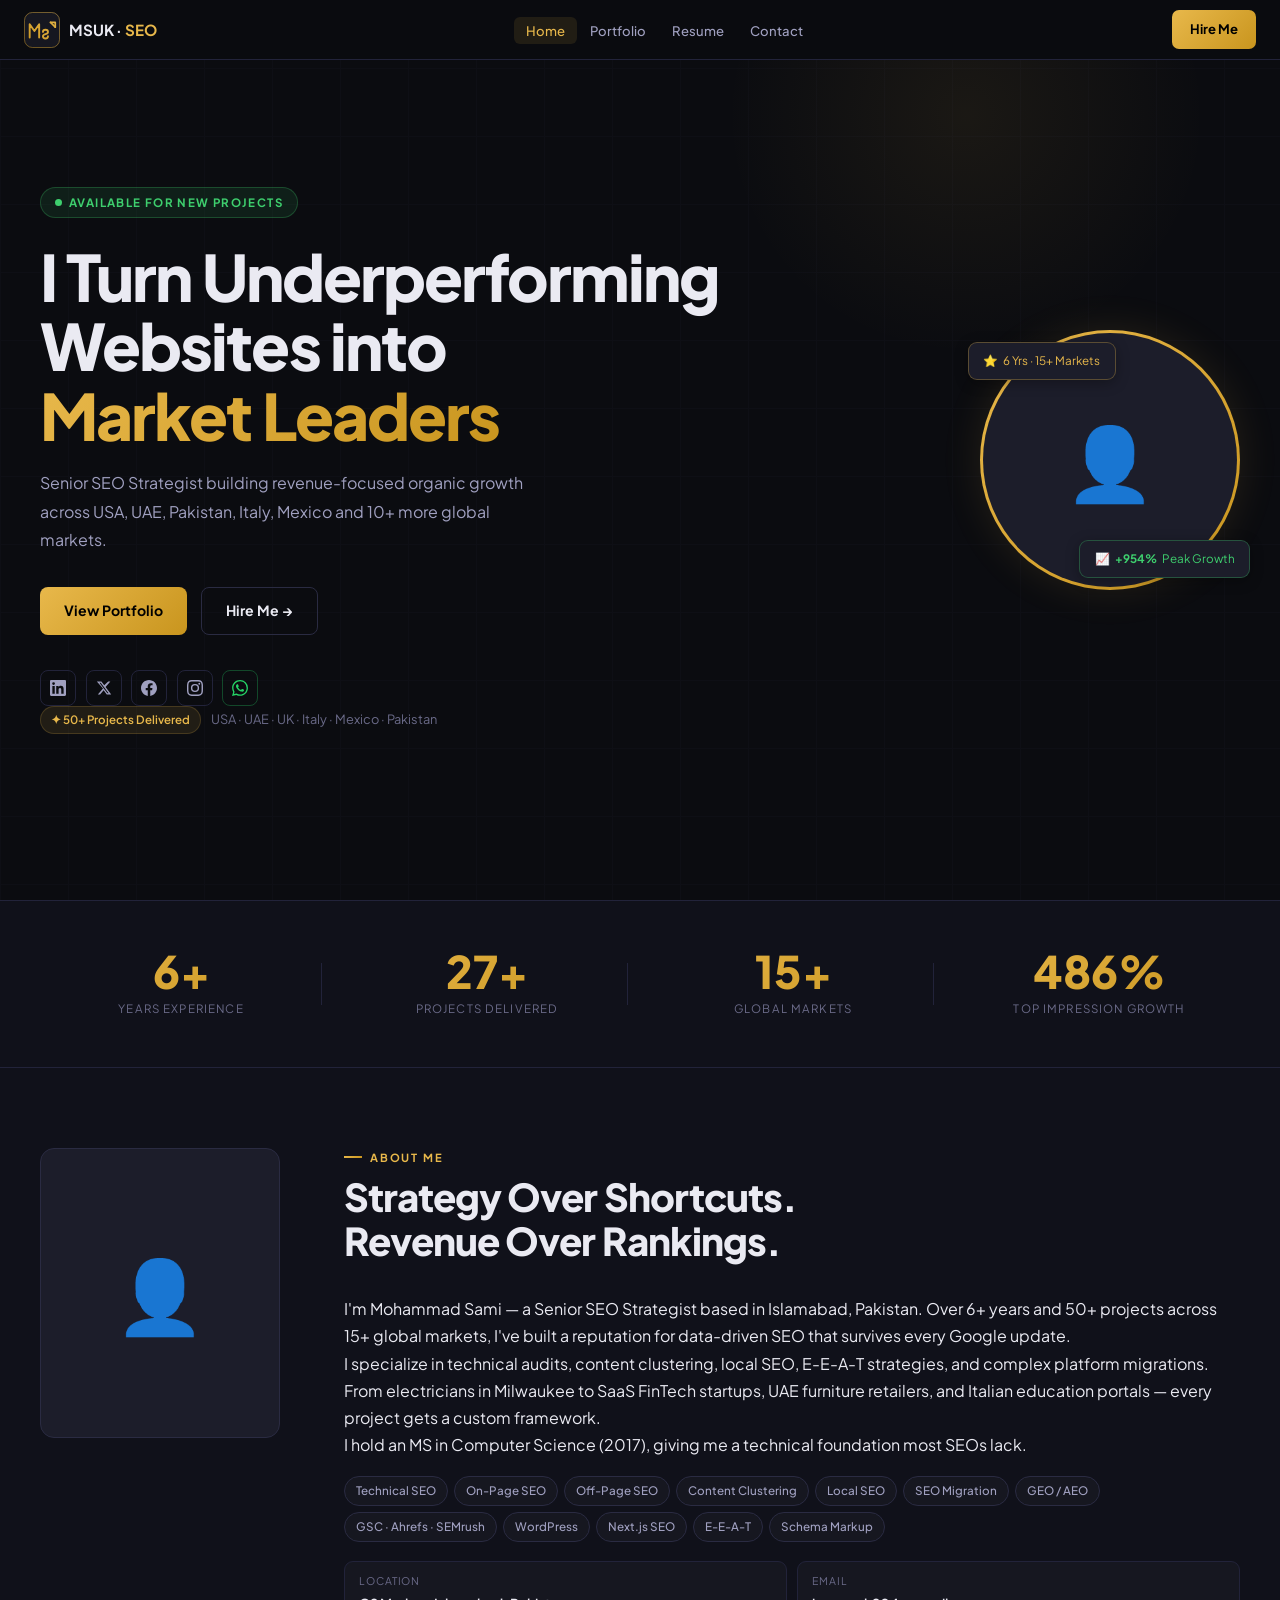
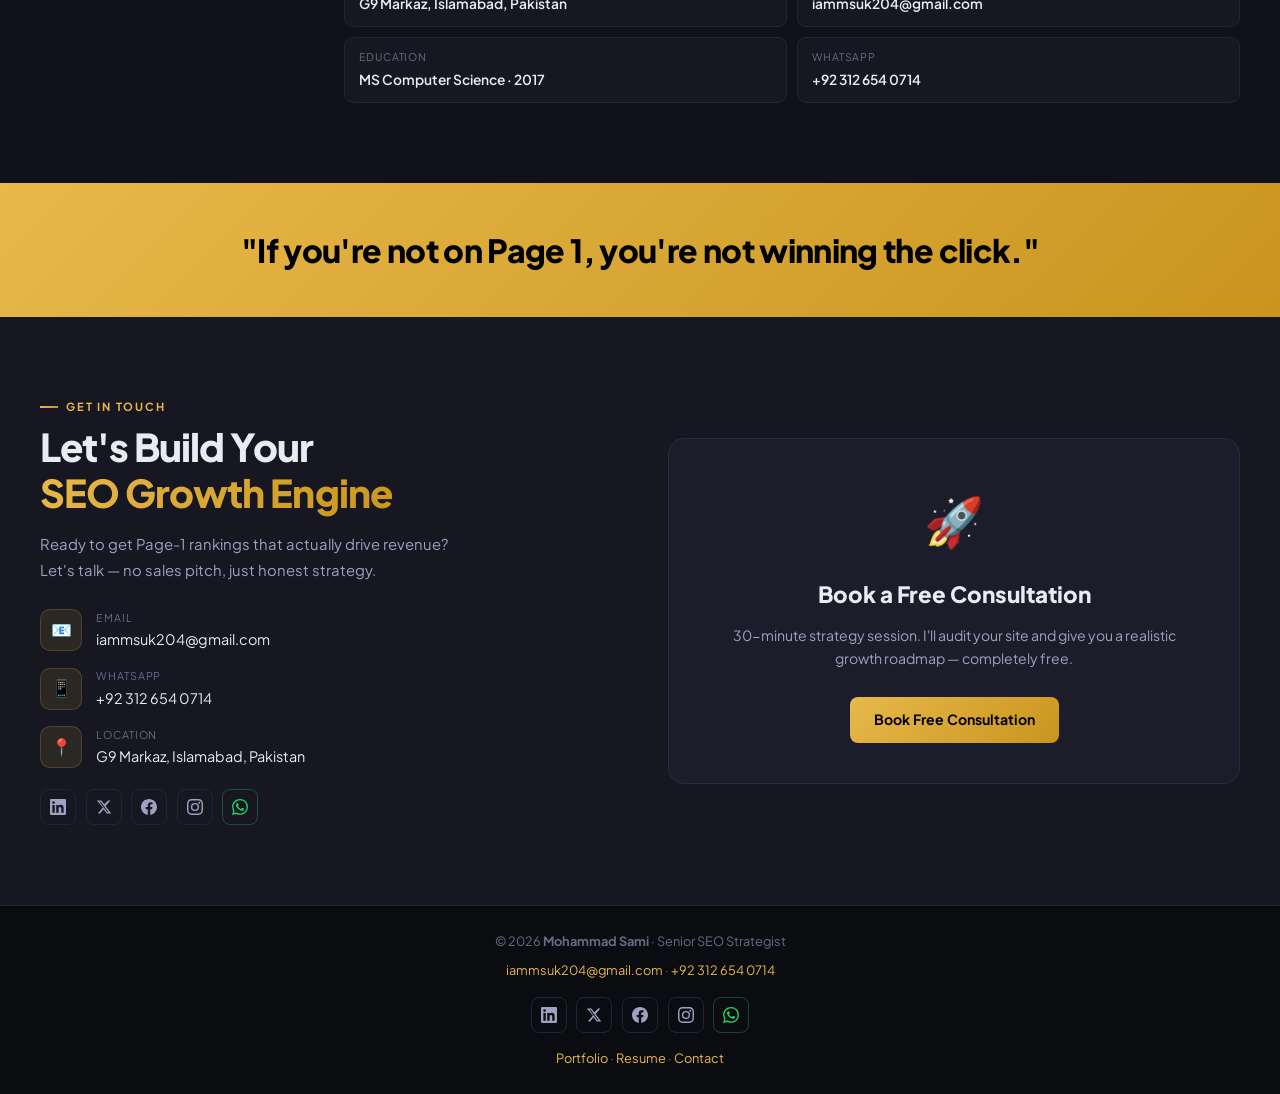
<file: index.html>
<!DOCTYPE html>
<html lang="en">
<head>
<meta charset="UTF-8"/>
<meta name="viewport" content="width=device-width,initial-scale=1"/>
<meta name="description" content="Mohammad Sami — Senior SEO Strategist & Growth Consultant. 6+ years, 50+ projects, 15+ markets. Technical SEO, Content Clustering, Local SEO, Migration specialist."/>
<meta name="keywords" content="SEO Expert Pakistan, Senior SEO Strategist, Technical SEO Expert, SEO Consultant, Freelance SEO Expert, Mohammad Sami, SEO migration expert"/>
<title>Mohammad Sami | Senior SEO Strategist & Growth Consultant</title>
<link rel="stylesheet" href="css/shared.css">
<script type="application/ld+json">{"@context":"https://schema.org","@type":"Person","name":"Mohammad Sami","jobTitle":"Senior SEO Strategist","email":"iammsuk204@gmail.com","telephone":"+923126540714","address":{"@type":"PostalAddress","addressLocality":"Islamabad","addressCountry":"PK"}}</script>
<style>
/* ── HERO ── */
.hero{min-height:100vh;display:flex;align-items:center;padding:80px 1.5rem 60px;position:relative;overflow:hidden}
.hero-grid{position:absolute;inset:0;background-image:linear-gradient(var(--border) 1px,transparent 1px),linear-gradient(90deg,var(--border) 1px,transparent 1px);background-size:68px 68px;opacity:.13;pointer-events:none}
.hero-glow{position:absolute;top:-15%;right:5%;width:500px;height:500px;background:radial-gradient(ellipse,rgba(232,184,75,.07) 0%,transparent 68%);pointer-events:none}
.hero-inner{max-width:1200px;margin:0 auto;width:100%;display:grid;grid-template-columns:1fr auto;gap:3.5rem;align-items:center;position:relative}
.hero-avail{display:inline-flex;align-items:center;gap:7px;background:rgba(62,207,110,.1);border:1px solid rgba(62,207,110,.25);color:var(--green);font-size:.72rem;font-weight:700;letter-spacing:.12em;text-transform:uppercase;padding:5px 14px;border-radius:100px;margin-bottom:1.5rem}
.hero-dot{width:7px;height:7px;background:var(--green);border-radius:50%;animation:pulse 2s infinite}
@keyframes pulse{0%,100%{opacity:1}50%{opacity:.3}}
.hero-h1{font-size:clamp(2.2rem,5.5vw,4rem);font-weight:800;line-height:1.08;letter-spacing:-.03em;margin-bottom:1.2rem}
.hero-h1 .g{background:var(--grad);-webkit-background-clip:text;-webkit-text-fill-color:transparent;background-clip:text}
.hero-p{font-size:1rem;color:var(--light);max-width:500px;margin-bottom:2rem;line-height:1.8}
.hero-btns{display:flex;gap:.85rem;flex-wrap:wrap;margin-bottom:2.2rem}
.hero-trust{display:flex;align-items:center;gap:.65rem;flex-wrap:wrap;font-size:.8rem;color:var(--muted)}
.trust-badge{background:rgba(232,184,75,.1);border:1px solid rgba(232,184,75,.18);color:var(--accent);padding:3px 10px;border-radius:100px;font-size:.72rem;font-weight:600}
/* Profile ring */
.hero-photo{position:relative;flex-shrink:0}
.photo-ring{width:260px;height:260px;border-radius:50%;padding:3px;background:var(--grad);box-shadow:0 0 40px rgba(232,184,75,.12)}
.photo-inner{width:100%;height:100%;border-radius:50%;background:var(--card2);display:flex;align-items:center;justify-content:center;font-size:4.5rem;color:var(--muted);overflow:hidden}
.photo-inner img{width:100%;height:100%;object-fit:cover}
.fb{position:absolute;background:var(--card2);border:1px solid var(--border2);border-radius:9px;padding:.5rem .9rem;font-size:.73rem;white-space:nowrap;display:flex;align-items:center;gap:5px;box-shadow:0 3px 14px rgba(0,0,0,.3)}
.fb1{bottom:12px;right:-10px;border-color:rgba(62,207,110,.3);color:var(--green)}
.fb2{top:12px;left:-12px;border-color:rgba(232,184,75,.3);color:var(--accent)}
/* Metrics */
.metrics{background:var(--surface);border-top:1px solid var(--border);border-bottom:1px solid var(--border);padding:3rem 1.5rem}
.metrics-grid{max-width:1200px;margin:0 auto;display:grid;grid-template-columns:repeat(4,1fr);gap:1.5rem}
.metric{text-align:center;position:relative}
.metric::after{content:'';position:absolute;right:0;top:20%;bottom:20%;width:1px;background:var(--border)}
.metric:last-child::after{display:none}
.metric-v{font-size:clamp(1.9rem,4vw,2.8rem);font-weight:800;background:var(--grad);-webkit-background-clip:text;-webkit-text-fill-color:transparent;background-clip:text;line-height:1}
.metric-l{font-size:.72rem;color:var(--muted);text-transform:uppercase;letter-spacing:.1em;margin-top:.35rem}
/* Brand strip */
.strip{background:var(--grad);padding:2.5rem 1.5rem;text-align:center}
.strip p{font-size:clamp(1.1rem,3.5vw,2rem);font-weight:800;color:#000;letter-spacing:-.02em}
/* About */
#about{background:var(--surface)}
.about-grid{display:grid;grid-template-columns:240px 1fr;gap:4rem;align-items:start}
.about-photo{width:240px;height:290px;border-radius:14px;border:1px solid var(--border2);background:var(--card2);display:flex;align-items:center;justify-content:center;font-size:4.5rem;color:var(--muted);overflow:hidden;flex-shrink:0}
.about-photo img{width:100%;height:100%;object-fit:cover}
.about-text p{color:var(--light);margin-bottom:.9rem;font-size:.94rem}
.chips{display:flex;flex-wrap:wrap;gap:.38rem;margin-top:1.1rem}
.chip{background:var(--card);border:1px solid var(--border2);color:var(--light);font-size:.73rem;padding:4px 11px;border-radius:100px;font-weight:500;transition:all .2s;cursor:default}
.chip:hover{border-color:var(--accent);color:var(--accent)}
.info-grid{display:grid;grid-template-columns:1fr 1fr;gap:.6rem;margin-top:1.2rem}
.info-item{background:var(--card);border:1px solid var(--border);border-radius:9px;padding:.65rem .9rem}
.info-lbl{font-size:.66rem;color:var(--muted);text-transform:uppercase;letter-spacing:.08em}
.info-val{font-size:.86rem;font-weight:600;margin-top:2px}
/* Contact */
#contact{background:var(--card)}
.contact-grid{display:grid;grid-template-columns:1fr 1fr;gap:3.5rem;align-items:center}
.contact-h{font-size:clamp(1.5rem,3.5vw,2.4rem);font-weight:800;letter-spacing:-.025em;margin-bottom:1rem;line-height:1.2}
.contact-h .g{background:var(--grad);-webkit-background-clip:text;-webkit-text-fill-color:transparent;background-clip:text}
.contact-rows{display:flex;flex-direction:column;gap:1rem;margin-top:1.6rem}
.c-row{display:flex;align-items:center;gap:.9rem}
.c-ico{width:42px;height:42px;border-radius:10px;background:rgba(232,184,75,.1);border:1px solid rgba(232,184,75,.2);display:flex;align-items:center;justify-content:center;font-size:1.05rem;flex-shrink:0}
.c-lbl{font-size:.67rem;color:var(--muted);text-transform:uppercase;letter-spacing:.08em}
.c-val{font-size:.9rem}
.c-val a{color:var(--text);transition:color .2s}
.c-val a:hover{color:var(--accent)}
.cta-card{background:var(--card2);border:1px solid var(--border2);border-radius:16px;padding:2.5rem;text-align:center}
.cta-card .ico{font-size:3rem;margin-bottom:.9rem}
.cta-card h3{font-size:1.4rem;font-weight:800;margin-bottom:.65rem}
.cta-card p{color:var(--light);font-size:.88rem;margin-bottom:1.6rem;line-height:1.7}
/* Responsive */
@media(max-width:960px){
  .hero-inner{grid-template-columns:1fr;gap:2.5rem;text-align:center}
  .hero-photo{display:flex;justify-content:center}
  .hero-p{margin-left:auto;margin-right:auto}
  .hero-btns{justify-content:center}
  .hero-trust{justify-content:center}
  .about-grid{grid-template-columns:1fr;gap:2rem}
  .about-photo{width:100%;max-width:220px;height:200px;margin:0 auto}
  .contact-grid{grid-template-columns:1fr;gap:2rem}
  .metrics-grid{grid-template-columns:1fr 1fr}
  .metric:nth-child(2)::after,.metric:nth-child(4)::after{display:none}
}
@media(max-width:600px){
  .photo-ring{width:200px;height:200px}
  .fb1,.fb2{display:none}
  .info-grid{grid-template-columns:1fr}
  .hero-h1{font-size:clamp(1.8rem,8vw,2.6rem)}
}
@media(max-width:400px){
  .metrics-grid{grid-template-columns:1fr 1fr;gap:1rem}
  .metric::after{display:none}
}

/* ── INDEX MOBILE FIXES ── */
@media(max-width:520px){
  .hero-h1{font-size:clamp(1.75rem,8.5vw,2.4rem)}
  .hero-p{font-size:.9rem}
  .hero-btns .btn{padding:10px 18px;font-size:.83rem}
  .hero-trust{font-size:.72rem}
  .trust-badge{font-size:.68rem;padding:2px 8px}
  .contact-grid{gap:1.5rem}
  .cta-card{padding:1.8rem 1.5rem}
  .cta-card h3{font-size:1.2rem}
  .info-grid{grid-template-columns:1fr}
  .metrics-grid{grid-template-columns:1fr 1fr}
  .metric-v{font-size:2rem}
  .social-links{gap:.45rem}
  .soc{width:32px;height:32px}
}
@media(max-width:400px){
  .photo-ring{width:180px;height:180px}
  .fb1,.fb2{display:none}
  .chips{gap:.3rem}
  .chip{font-size:.68rem;padding:3px 8px}
}
</style>
</head>
<body>
<nav>
  <a href="index.html" class="logo">
    <svg viewBox="0 0 38 38" fill="none"><defs><linearGradient id="ng" x1="0" y1="38" x2="38" y2="0" gradientUnits="userSpaceOnUse"><stop offset="0%" stop-color="#c9951e"/><stop offset="100%" stop-color="#e8b84b"/></linearGradient></defs><rect width="38" height="38" rx="9" fill="#161720"/><rect x=".5" y=".5" width="37" height="37" rx="8.5" stroke="url(#ng)" stroke-opacity=".5"/><path d="M6 27V13l5 7 5-7v14" stroke="url(#ng)" stroke-width="2" stroke-linecap="round" stroke-linejoin="round" fill="none"/><path d="M20 21c0-1.4 1.1-2.3 2.7-2.3s2.6.9 2.6 2.3-1.1 1.9-2.6 2.3-2.7 1.1-2.7 2.3 1.1 2.3 2.7 2.3 2.6-.9 2.6-2.3" stroke="url(#ng)" stroke-width="2" stroke-linecap="round" fill="none"/><polyline points="28,11 33,11 33,16" stroke="url(#ng)" stroke-width="1.8" stroke-linecap="round" stroke-linejoin="round" fill="none"/><line x1="28" y1="11" x2="33" y2="16" stroke="url(#ng)" stroke-width="1.8" stroke-linecap="round"/></svg>
    <span class="logo-name">MSUK · <em>SEO</em></span>
  </a>
  <ul class="nav-links" id="navLinks">
    <li><a href="index.html" class="active">Home</a></li>
    <li><a href="portfolio.html">Portfolio</a></li>
    <li><a href="resume.html">Resume</a></li>
    <li><a href="#contact">Contact</a></li>
  </ul>
  <a href="https://wa.me/923126540714" class="nav-cta">Hire Me</a>
  <button class="hb" id="hb" aria-label="Menu"><span></span><span></span><span></span></button>
</nav>

<!-- HERO -->
<section class="hero" id="home">
  <div class="hero-grid"></div>
  <div class="hero-glow"></div>
  <div class="hero-inner">
    <div>
      <div class="hero-avail"><span class="hero-dot"></span>Available for New Projects</div>
      <h1 class="hero-h1">I Turn Underperforming<br/>Websites into<br/><span class="g">Market Leaders</span></h1>
      <p class="hero-p">Senior SEO Strategist building revenue-focused organic growth across USA, UAE, Pakistan, Italy, Mexico and 10+ more global markets.</p>
      <div class="hero-btns">
        <a href="portfolio.html" class="btn btn-gold">View Portfolio</a>
        <a href="https://wa.me/923126540714" class="btn btn-outline">Hire Me →</a>
      </div>
      <div class="social-links">
  <!-- LinkedIn -->
  <a href="https://www.linkedin.com/in/mohammadsami-seo" target="_blank" rel="noopener" class="soc" title="LinkedIn" style="--hc:#0077b5">
    <svg viewBox="0 0 24 24"><path d="M20.447 20.452h-3.554v-5.569c0-1.328-.027-3.037-1.852-3.037-1.853 0-2.136 1.445-2.136 2.939v5.667H9.351V9h3.414v1.561h.046c.477-.9 1.637-1.85 3.37-1.85 3.601 0 4.267 2.37 4.267 5.455v6.286zM5.337 7.433a2.062 2.062 0 01-2.063-2.065 2.064 2.064 0 112.063 2.065zm1.782 13.019H3.555V9h3.564v11.452zM22.225 0H1.771C.792 0 0 .774 0 1.729v20.542C0 23.227.792 24 1.771 24h20.451C23.2 24 24 23.227 24 22.271V1.729C24 .774 23.2 0 22.222 0h.003z"/></svg>
  </a>
  <!-- X / Twitter -->
  <a href="https://x.com/mohammadsami_seo" target="_blank" rel="noopener" class="soc" title="X (Twitter)">
    <svg viewBox="0 0 24 24"><path d="M18.244 2.25h3.308l-7.227 8.26 8.502 11.24H16.17l-4.714-6.231-5.401 6.231H2.746l7.73-8.835L1.254 2.25H8.08l4.253 5.622zm-1.161 17.52h1.833L7.084 4.126H5.117z"/></svg>
  </a>
  <!-- Facebook -->
  <a href="https://www.facebook.com/mohammadsami.seo" target="_blank" rel="noopener" class="soc" title="Facebook">
    <svg viewBox="0 0 24 24"><path d="M24 12.073c0-6.627-5.373-12-12-12s-12 5.373-12 12c0 5.99 4.388 10.954 10.125 11.854v-8.385H7.078v-3.47h3.047V9.43c0-3.007 1.792-4.669 4.533-4.669 1.312 0 2.686.235 2.686.235v2.953H15.83c-1.491 0-1.956.925-1.956 1.874v2.25h3.328l-.532 3.47h-2.796v8.385C19.612 23.027 24 18.062 24 12.073z"/></svg>
  </a>
  <!-- Instagram -->
  <a href="https://www.instagram.com/mohammadsami.seo" target="_blank" rel="noopener" class="soc" title="Instagram">
    <svg viewBox="0 0 24 24"><path d="M12 2.163c3.204 0 3.584.012 4.85.07 3.252.148 4.771 1.691 4.919 4.919.058 1.265.069 1.645.069 4.849 0 3.205-.012 3.584-.069 4.849-.149 3.225-1.664 4.771-4.919 4.919-1.266.058-1.644.07-4.85.07-3.204 0-3.584-.012-4.849-.07-3.26-.149-4.771-1.699-4.919-4.92-.058-1.265-.07-1.644-.07-4.849 0-3.204.013-3.583.07-4.849.149-3.227 1.664-4.771 4.919-4.919 1.266-.057 1.645-.069 4.849-.069zM12 0C8.741 0 8.333.014 7.053.072 2.695.272.273 2.69.073 7.052.014 8.333 0 8.741 0 12c0 3.259.014 3.668.072 4.948.2 4.358 2.618 6.78 6.98 6.98C8.333 23.986 8.741 24 12 24c3.259 0 3.668-.014 4.948-.072 4.354-.2 6.782-2.618 6.979-6.98.059-1.28.073-1.689.073-4.948 0-3.259-.014-3.667-.072-4.947-.196-4.354-2.617-6.78-6.979-6.98C15.668.014 15.259 0 12 0zm0 5.838a6.162 6.162 0 100 12.324 6.162 6.162 0 000-12.324zM12 16a4 4 0 110-8 4 4 0 010 8zm6.406-11.845a1.44 1.44 0 100 2.881 1.44 1.44 0 000-2.881z"/></svg>
  </a>
  <!-- WhatsApp -->
  <a href="https://wa.me/923126540714" target="_blank" rel="noopener" class="soc" title="WhatsApp" style="border-color:rgba(37,211,102,.3)">
    <svg viewBox="0 0 24 24" style="color:#25d366"><path d="M17.472 14.382c-.297-.149-1.758-.867-2.03-.967-.273-.099-.471-.148-.67.15-.197.297-.767.966-.94 1.164-.173.199-.347.223-.644.075-.297-.15-1.255-.463-2.39-1.475-.883-.788-1.48-1.761-1.653-2.059-.173-.297-.018-.458.13-.606.134-.133.298-.347.446-.52.149-.174.198-.298.298-.497.099-.198.05-.371-.025-.52-.075-.149-.669-1.612-.916-2.207-.242-.579-.487-.5-.669-.51-.173-.008-.371-.01-.57-.01-.198 0-.52.074-.792.372-.272.297-1.04 1.016-1.04 2.479 0 1.462 1.065 2.875 1.213 3.074.149.198 2.096 3.2 5.077 4.487.709.306 1.262.489 1.694.625.712.227 1.36.195 1.871.118.571-.085 1.758-.719 2.006-1.413.248-.694.248-1.289.173-1.413-.074-.124-.272-.198-.57-.347zm-5.421 7.403h-.004a9.87 9.87 0 01-5.031-1.378l-.361-.214-3.741.982.998-3.648-.235-.374a9.86 9.86 0 01-1.51-5.26c.001-5.45 4.436-9.884 9.888-9.884 2.64 0 5.122 1.03 6.988 2.898a9.825 9.825 0 012.893 6.994c-.003 5.45-4.437 9.884-9.885 9.884zm8.413-18.297A11.815 11.815 0 0012.05 0C5.495 0 .16 5.335.157 11.892c0 2.096.547 4.142 1.588 5.945L.057 24l6.305-1.654a11.882 11.882 0 005.683 1.448h.005c6.554 0 11.89-5.335 11.893-11.893a11.821 11.821 0 00-3.48-8.413z"/></svg>
  </a>
</div>
      <div class="hero-trust">
        <span class="trust-badge">✦ 50+ Projects Delivered</span>
        <span>USA · UAE · UK · Italy · Mexico · Pakistan</span>
      </div>
    </div>
    <div class="hero-photo">
      <div class="photo-ring">
        <div class="photo-inner">👤</div>
      </div>
      <div class="fb fb1"><span>📈</span><strong>+954%</strong> Peak Growth</div>
      <div class="fb fb2"><span>⭐</span>6 Yrs · 15+ Markets</div>
    </div>
  </div>
</section>

<!-- METRICS -->
<div class="metrics">
  <div class="metrics-grid">
    <div class="metric reveal"><div class="metric-v" data-count="6" data-suffix="+">0+</div><div class="metric-l">Years Experience</div></div>
    <div class="metric reveal"><div class="metric-v" data-count="50" data-suffix="+">0+</div><div class="metric-l">Projects Delivered</div></div>
    <div class="metric reveal"><div class="metric-v" data-count="15" data-suffix="+">0+</div><div class="metric-l">Global Markets</div></div>
    <div class="metric reveal"><div class="metric-v" data-count="954" data-suffix="%">0%</div><div class="metric-l">Top Impression Growth</div></div>
  </div>
</div>

<!-- ABOUT -->
<section id="about">
  <div class="container">
    <div class="about-grid">
      <div class="about-photo reveal">👤</div>
      <div class="reveal">
        <div class="s-tag">About Me</div>
        <h2 class="s-title">Strategy Over Shortcuts.<br/>Revenue Over Rankings.</h2>
        <p>I'm Mohammad Sami — a Senior SEO Strategist based in Islamabad, Pakistan. Over 6+ years and 50+ projects across 15+ global markets, I've built a reputation for data-driven SEO that survives every Google update.</p>
        <p>I specialize in technical audits, content clustering, local SEO, E-E-A-T strategies, and complex platform migrations. From electricians in Milwaukee to SaaS FinTech startups, UAE furniture retailers, and Italian education portals — every project gets a custom framework.</p>
        <p>I hold an MS in Computer Science (2017), giving me a technical foundation most SEOs lack.</p>
        <div class="chips">
          <span class="chip">Technical SEO</span><span class="chip">On-Page SEO</span><span class="chip">Off-Page SEO</span><span class="chip">Content Clustering</span><span class="chip">Local SEO</span><span class="chip">SEO Migration</span><span class="chip">GEO / AEO</span><span class="chip">GSC · Ahrefs · SEMrush</span><span class="chip">WordPress</span><span class="chip">Next.js SEO</span><span class="chip">E-E-A-T</span><span class="chip">Schema Markup</span>
        </div>
        <div class="info-grid">
          <div class="info-item"><div class="info-lbl">Location</div><div class="info-val">G9 Markaz, Islamabad, Pakistan</div></div>
          <div class="info-item"><div class="info-lbl">Email</div><div class="info-val">iammsuk204@gmail.com</div></div>
          <div class="info-item"><div class="info-lbl">Education</div><div class="info-val">MS Computer Science · 2017</div></div>
          <div class="info-item"><div class="info-lbl">WhatsApp</div><div class="info-val">+92 312 654 0714</div></div>
        </div>
      </div>
    </div>
  </div>
</section>

<!-- BRAND STRIP -->
<div class="strip">
  <p>"If you're not on Page 1, you're not winning the click."</p>
</div>

<!-- CONTACT -->
<section id="contact">
  <div class="container">
    <div class="contact-grid">
      <div class="reveal">
        <div class="s-tag">Get In Touch</div>
        <h2 class="contact-h">Let's Build Your<br/><span class="g">SEO Growth Engine</span></h2>
        <p style="color:var(--light);font-size:.93rem;max-width:420px;">Ready to get Page-1 rankings that actually drive revenue? Let's talk — no sales pitch, just honest strategy.</p>
        <div class="contact-rows">
          <div class="c-row"><div class="c-ico">📧</div><div><div class="c-lbl">Email</div><div class="c-val"><a href="mailto:iammsuk204@gmail.com">iammsuk204@gmail.com</a></div></div></div>
          <div class="c-row"><div class="c-ico">📱</div><div><div class="c-lbl">WhatsApp</div><div class="c-val"><a href="https://wa.me/923126540714">+92 312 654 0714</a></div></div></div>
          <div class="c-row"><div class="c-ico">📍</div><div><div class="c-lbl">Location</div><div class="c-val">G9 Markaz, Islamabad, Pakistan</div></div></div>
        </div>
        <div style="margin-top:1.25rem"><div class="social-links">
  <!-- LinkedIn -->
  <a href="https://www.linkedin.com/in/mohammadsami-seo" target="_blank" rel="noopener" class="soc" title="LinkedIn" style="--hc:#0077b5">
    <svg viewBox="0 0 24 24"><path d="M20.447 20.452h-3.554v-5.569c0-1.328-.027-3.037-1.852-3.037-1.853 0-2.136 1.445-2.136 2.939v5.667H9.351V9h3.414v1.561h.046c.477-.9 1.637-1.85 3.37-1.85 3.601 0 4.267 2.37 4.267 5.455v6.286zM5.337 7.433a2.062 2.062 0 01-2.063-2.065 2.064 2.064 0 112.063 2.065zm1.782 13.019H3.555V9h3.564v11.452zM22.225 0H1.771C.792 0 0 .774 0 1.729v20.542C0 23.227.792 24 1.771 24h20.451C23.2 24 24 23.227 24 22.271V1.729C24 .774 23.2 0 22.222 0h.003z"/></svg>
  </a>
  <!-- X / Twitter -->
  <a href="https://x.com/mohammadsami_seo" target="_blank" rel="noopener" class="soc" title="X (Twitter)">
    <svg viewBox="0 0 24 24"><path d="M18.244 2.25h3.308l-7.227 8.26 8.502 11.24H16.17l-4.714-6.231-5.401 6.231H2.746l7.73-8.835L1.254 2.25H8.08l4.253 5.622zm-1.161 17.52h1.833L7.084 4.126H5.117z"/></svg>
  </a>
  <!-- Facebook -->
  <a href="https://www.facebook.com/mohammadsami.seo" target="_blank" rel="noopener" class="soc" title="Facebook">
    <svg viewBox="0 0 24 24"><path d="M24 12.073c0-6.627-5.373-12-12-12s-12 5.373-12 12c0 5.99 4.388 10.954 10.125 11.854v-8.385H7.078v-3.47h3.047V9.43c0-3.007 1.792-4.669 4.533-4.669 1.312 0 2.686.235 2.686.235v2.953H15.83c-1.491 0-1.956.925-1.956 1.874v2.25h3.328l-.532 3.47h-2.796v8.385C19.612 23.027 24 18.062 24 12.073z"/></svg>
  </a>
  <!-- Instagram -->
  <a href="https://www.instagram.com/mohammadsami.seo" target="_blank" rel="noopener" class="soc" title="Instagram">
    <svg viewBox="0 0 24 24"><path d="M12 2.163c3.204 0 3.584.012 4.85.07 3.252.148 4.771 1.691 4.919 4.919.058 1.265.069 1.645.069 4.849 0 3.205-.012 3.584-.069 4.849-.149 3.225-1.664 4.771-4.919 4.919-1.266.058-1.644.07-4.85.07-3.204 0-3.584-.012-4.849-.07-3.26-.149-4.771-1.699-4.919-4.92-.058-1.265-.07-1.644-.07-4.849 0-3.204.013-3.583.07-4.849.149-3.227 1.664-4.771 4.919-4.919 1.266-.057 1.645-.069 4.849-.069zM12 0C8.741 0 8.333.014 7.053.072 2.695.272.273 2.69.073 7.052.014 8.333 0 8.741 0 12c0 3.259.014 3.668.072 4.948.2 4.358 2.618 6.78 6.98 6.98C8.333 23.986 8.741 24 12 24c3.259 0 3.668-.014 4.948-.072 4.354-.2 6.782-2.618 6.979-6.98.059-1.28.073-1.689.073-4.948 0-3.259-.014-3.667-.072-4.947-.196-4.354-2.617-6.78-6.979-6.98C15.668.014 15.259 0 12 0zm0 5.838a6.162 6.162 0 100 12.324 6.162 6.162 0 000-12.324zM12 16a4 4 0 110-8 4 4 0 010 8zm6.406-11.845a1.44 1.44 0 100 2.881 1.44 1.44 0 000-2.881z"/></svg>
  </a>
  <!-- WhatsApp -->
  <a href="https://wa.me/923126540714" target="_blank" rel="noopener" class="soc" title="WhatsApp" style="border-color:rgba(37,211,102,.3)">
    <svg viewBox="0 0 24 24" style="color:#25d366"><path d="M17.472 14.382c-.297-.149-1.758-.867-2.03-.967-.273-.099-.471-.148-.67.15-.197.297-.767.966-.94 1.164-.173.199-.347.223-.644.075-.297-.15-1.255-.463-2.39-1.475-.883-.788-1.48-1.761-1.653-2.059-.173-.297-.018-.458.13-.606.134-.133.298-.347.446-.52.149-.174.198-.298.298-.497.099-.198.05-.371-.025-.52-.075-.149-.669-1.612-.916-2.207-.242-.579-.487-.5-.669-.51-.173-.008-.371-.01-.57-.01-.198 0-.52.074-.792.372-.272.297-1.04 1.016-1.04 2.479 0 1.462 1.065 2.875 1.213 3.074.149.198 2.096 3.2 5.077 4.487.709.306 1.262.489 1.694.625.712.227 1.36.195 1.871.118.571-.085 1.758-.719 2.006-1.413.248-.694.248-1.289.173-1.413-.074-.124-.272-.198-.57-.347zm-5.421 7.403h-.004a9.87 9.87 0 01-5.031-1.378l-.361-.214-3.741.982.998-3.648-.235-.374a9.86 9.86 0 01-1.51-5.26c.001-5.45 4.436-9.884 9.888-9.884 2.64 0 5.122 1.03 6.988 2.898a9.825 9.825 0 012.893 6.994c-.003 5.45-4.437 9.884-9.885 9.884zm8.413-18.297A11.815 11.815 0 0012.05 0C5.495 0 .16 5.335.157 11.892c0 2.096.547 4.142 1.588 5.945L.057 24l6.305-1.654a11.882 11.882 0 005.683 1.448h.005c6.554 0 11.89-5.335 11.893-11.893a11.821 11.821 0 00-3.48-8.413z"/></svg>
  </a>
</div></div>
      </div>
      <div class="cta-card reveal">
        <div class="ico">🚀</div>
        <h3>Book a Free Consultation</h3>
        <p>30-minute strategy session. I'll audit your site and give you a realistic growth roadmap — completely free.</p>
        <a href="https://wa.me/923126540714" class="btn btn-gold">Book Free Consultation</a>
      </div>
    </div>
  </div>
</section>

<footer>
  <p>© 2026 <strong>Mohammad Sami</strong> · Senior SEO Strategist</p>
  <p style="margin-top:.4rem"><a href="mailto:iammsuk204@gmail.com">iammsuk204@gmail.com</a> · <a href="https://wa.me/923126540714">+92 312 654 0714</a></p>
  <div style="display:flex;justify-content:center;margin-top:.9rem"><div class="social-links">
  <!-- LinkedIn -->
  <a href="https://www.linkedin.com/in/mohammadsami-seo" target="_blank" rel="noopener" class="soc" title="LinkedIn" style="--hc:#0077b5">
    <svg viewBox="0 0 24 24"><path d="M20.447 20.452h-3.554v-5.569c0-1.328-.027-3.037-1.852-3.037-1.853 0-2.136 1.445-2.136 2.939v5.667H9.351V9h3.414v1.561h.046c.477-.9 1.637-1.85 3.37-1.85 3.601 0 4.267 2.37 4.267 5.455v6.286zM5.337 7.433a2.062 2.062 0 01-2.063-2.065 2.064 2.064 0 112.063 2.065zm1.782 13.019H3.555V9h3.564v11.452zM22.225 0H1.771C.792 0 0 .774 0 1.729v20.542C0 23.227.792 24 1.771 24h20.451C23.2 24 24 23.227 24 22.271V1.729C24 .774 23.2 0 22.222 0h.003z"/></svg>
  </a>
  <!-- X / Twitter -->
  <a href="https://x.com/mohammadsami_seo" target="_blank" rel="noopener" class="soc" title="X (Twitter)">
    <svg viewBox="0 0 24 24"><path d="M18.244 2.25h3.308l-7.227 8.26 8.502 11.24H16.17l-4.714-6.231-5.401 6.231H2.746l7.73-8.835L1.254 2.25H8.08l4.253 5.622zm-1.161 17.52h1.833L7.084 4.126H5.117z"/></svg>
  </a>
  <!-- Facebook -->
  <a href="https://www.facebook.com/mohammadsami.seo" target="_blank" rel="noopener" class="soc" title="Facebook">
    <svg viewBox="0 0 24 24"><path d="M24 12.073c0-6.627-5.373-12-12-12s-12 5.373-12 12c0 5.99 4.388 10.954 10.125 11.854v-8.385H7.078v-3.47h3.047V9.43c0-3.007 1.792-4.669 4.533-4.669 1.312 0 2.686.235 2.686.235v2.953H15.83c-1.491 0-1.956.925-1.956 1.874v2.25h3.328l-.532 3.47h-2.796v8.385C19.612 23.027 24 18.062 24 12.073z"/></svg>
  </a>
  <!-- Instagram -->
  <a href="https://www.instagram.com/mohammadsami.seo" target="_blank" rel="noopener" class="soc" title="Instagram">
    <svg viewBox="0 0 24 24"><path d="M12 2.163c3.204 0 3.584.012 4.85.07 3.252.148 4.771 1.691 4.919 4.919.058 1.265.069 1.645.069 4.849 0 3.205-.012 3.584-.069 4.849-.149 3.225-1.664 4.771-4.919 4.919-1.266.058-1.644.07-4.85.07-3.204 0-3.584-.012-4.849-.07-3.26-.149-4.771-1.699-4.919-4.92-.058-1.265-.07-1.644-.07-4.849 0-3.204.013-3.583.07-4.849.149-3.227 1.664-4.771 4.919-4.919 1.266-.057 1.645-.069 4.849-.069zM12 0C8.741 0 8.333.014 7.053.072 2.695.272.273 2.69.073 7.052.014 8.333 0 8.741 0 12c0 3.259.014 3.668.072 4.948.2 4.358 2.618 6.78 6.98 6.98C8.333 23.986 8.741 24 12 24c3.259 0 3.668-.014 4.948-.072 4.354-.2 6.782-2.618 6.979-6.98.059-1.28.073-1.689.073-4.948 0-3.259-.014-3.667-.072-4.947-.196-4.354-2.617-6.78-6.979-6.98C15.668.014 15.259 0 12 0zm0 5.838a6.162 6.162 0 100 12.324 6.162 6.162 0 000-12.324zM12 16a4 4 0 110-8 4 4 0 010 8zm6.406-11.845a1.44 1.44 0 100 2.881 1.44 1.44 0 000-2.881z"/></svg>
  </a>
  <!-- WhatsApp -->
  <a href="https://wa.me/923126540714" target="_blank" rel="noopener" class="soc" title="WhatsApp" style="border-color:rgba(37,211,102,.3)">
    <svg viewBox="0 0 24 24" style="color:#25d366"><path d="M17.472 14.382c-.297-.149-1.758-.867-2.03-.967-.273-.099-.471-.148-.67.15-.197.297-.767.966-.94 1.164-.173.199-.347.223-.644.075-.297-.15-1.255-.463-2.39-1.475-.883-.788-1.48-1.761-1.653-2.059-.173-.297-.018-.458.13-.606.134-.133.298-.347.446-.52.149-.174.198-.298.298-.497.099-.198.05-.371-.025-.52-.075-.149-.669-1.612-.916-2.207-.242-.579-.487-.5-.669-.51-.173-.008-.371-.01-.57-.01-.198 0-.52.074-.792.372-.272.297-1.04 1.016-1.04 2.479 0 1.462 1.065 2.875 1.213 3.074.149.198 2.096 3.2 5.077 4.487.709.306 1.262.489 1.694.625.712.227 1.36.195 1.871.118.571-.085 1.758-.719 2.006-1.413.248-.694.248-1.289.173-1.413-.074-.124-.272-.198-.57-.347zm-5.421 7.403h-.004a9.87 9.87 0 01-5.031-1.378l-.361-.214-3.741.982.998-3.648-.235-.374a9.86 9.86 0 01-1.51-5.26c.001-5.45 4.436-9.884 9.888-9.884 2.64 0 5.122 1.03 6.988 2.898a9.825 9.825 0 012.893 6.994c-.003 5.45-4.437 9.884-9.885 9.884zm8.413-18.297A11.815 11.815 0 0012.05 0C5.495 0 .16 5.335.157 11.892c0 2.096.547 4.142 1.588 5.945L.057 24l6.305-1.654a11.882 11.882 0 005.683 1.448h.005c6.554 0 11.89-5.335 11.893-11.893a11.821 11.821 0 00-3.48-8.413z"/></svg>
  </a>
</div></div>
  <p style="margin-top:.9rem"><a href="portfolio.html">Portfolio</a> · <a href="resume.html">Resume</a> · <a href="#contact">Contact</a></p>
</footer>
<script src="js/shared.js"></script>
</body>
</html>
</file>
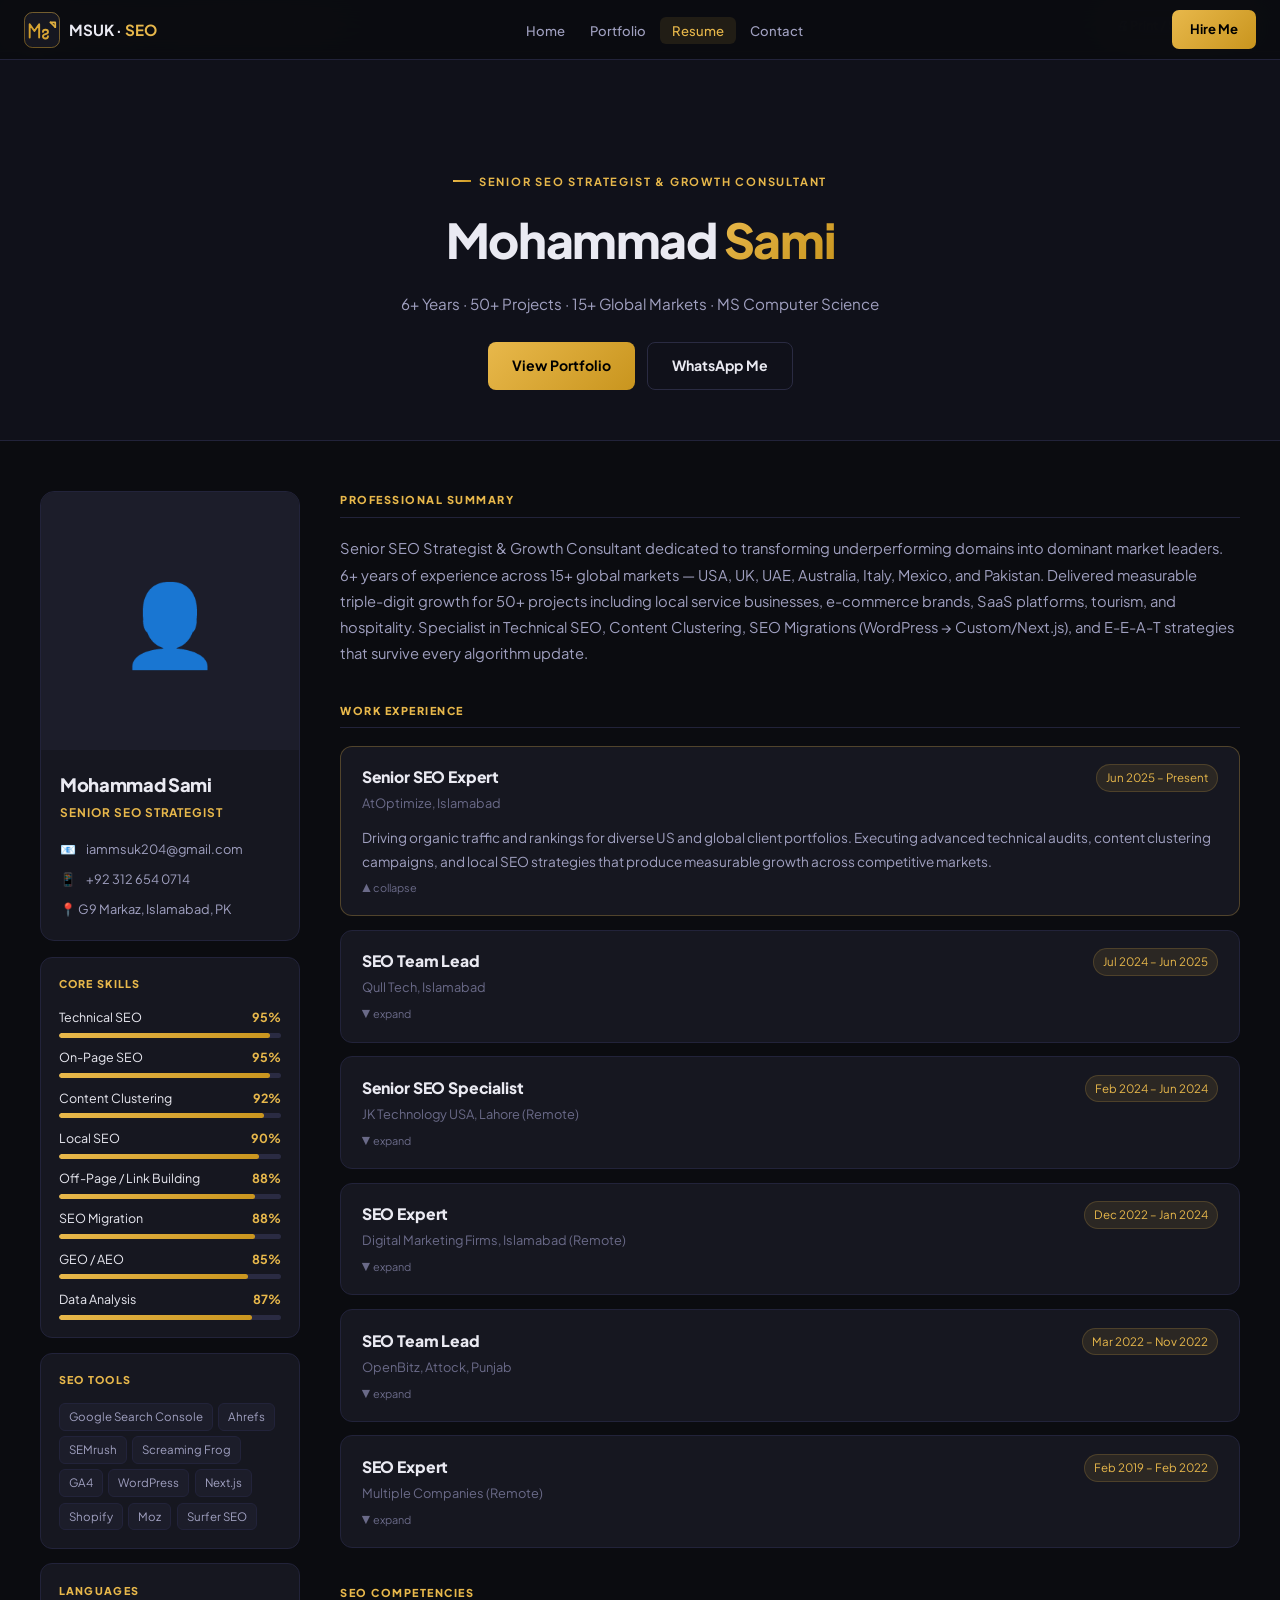
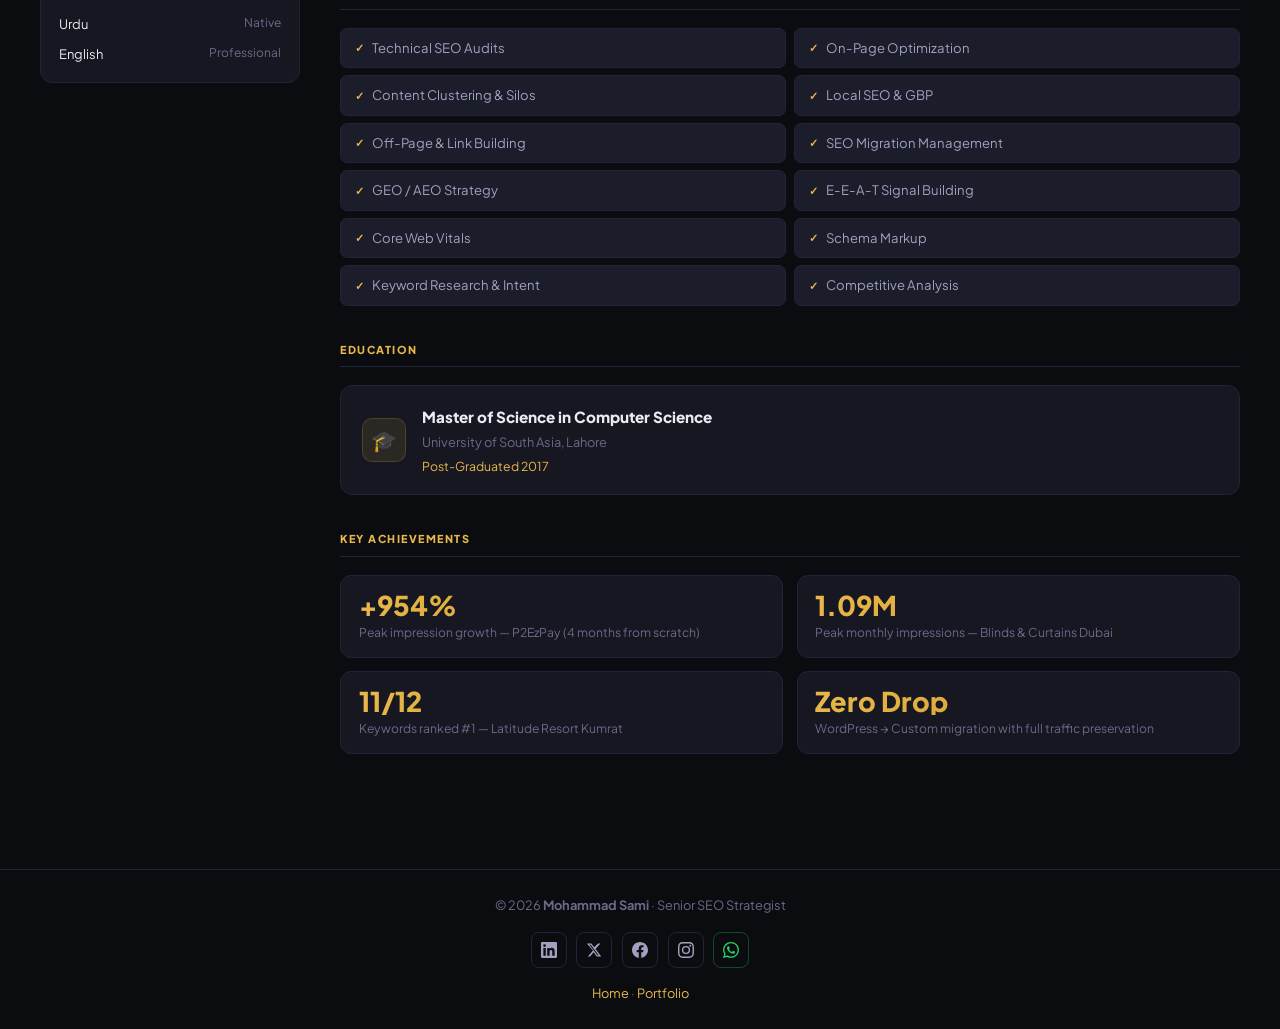
<file: resume.html>
<!DOCTYPE html>
<html lang="en">
<head>
<meta charset="UTF-8"/>
<meta name="viewport" content="width=device-width,initial-scale=1"/>
<meta name="description" content="Mohammad Sami Resume — Senior SEO Strategist. 6+ years, MS Computer Science, expert in Technical SEO, Content Clustering, Local SEO, SEO Migration."/>
<title>Resume | Mohammad Sami — Senior SEO Strategist</title>
<link rel="stylesheet" href="css/shared.css">
<style>
.pg-hero{padding:120px 1.5rem 50px;text-align:center;background:var(--surface);border-bottom:1px solid var(--border)}
.pg-hero h1{font-size:clamp(1.8rem,5vw,3rem);font-weight:800;letter-spacing:-.03em;margin-bottom:.65rem}
.pg-hero h1 span{background:var(--grad);-webkit-background-clip:text;-webkit-text-fill-color:transparent;background-clip:text}
.pg-hero p{color:var(--light);font-size:.95rem;max-width:480px;margin:0 auto 1.6rem}
.pg-hero .btns{display:flex;gap:.75rem;justify-content:center;flex-wrap:wrap}
.print-bar{background:var(--card);border-bottom:1px solid var(--border);padding:.65rem 1.5rem;display:flex;align-items:center;justify-content:space-between;flex-wrap:wrap;gap:.5rem;font-size:.8rem;color:var(--muted)}
/* Resume grid */
.resume-grid{display:grid;grid-template-columns:260px 1fr;gap:2.5rem;align-items:start}
/* Sidebar */
.sidebar{position:sticky;top:70px}
.profile-card{background:var(--card);border:1px solid var(--border);border-radius:14px;overflow:hidden;margin-bottom:1rem}
.profile-img{width:100%;aspect-ratio:1;background:var(--card2);display:flex;align-items:center;justify-content:center;font-size:5rem;color:var(--muted);overflow:hidden}
.profile-img img{width:100%;height:100%;object-fit:cover}
.profile-info{padding:1.2rem}
.p-name{font-size:1.15rem;font-weight:800;letter-spacing:-.02em;margin-bottom:.15rem}
.p-title{font-size:.74rem;color:var(--accent);font-weight:700;text-transform:uppercase;letter-spacing:.08em;margin-bottom:1rem}
.p-contacts{display:flex;flex-direction:column;gap:.5rem}
.p-row{display:flex;align-items:center;gap:.6rem;font-size:.8rem;color:var(--light)}
.p-row a{color:var(--light);transition:color .2s}
.p-row a:hover{color:var(--accent)}
.sidebar-box{background:var(--card);border:1px solid var(--border);border-radius:12px;padding:1.1rem;margin-bottom:.9rem}
.sb-title{font-size:.67rem;font-weight:800;color:var(--accent);text-transform:uppercase;letter-spacing:.12em;margin-bottom:.85rem}
/* Skill bars */
.skill-bars{display:flex;flex-direction:column;gap:.6rem}
.sk-row{}
.sk-head{display:flex;justify-content:space-between;font-size:.78rem;margin-bottom:.28rem}
.sk-pct{color:var(--accent);font-weight:700}
.sk-track{height:5px;background:var(--border2);border-radius:4px;overflow:hidden}
.sk-fill{height:100%;background:var(--grad);border-radius:4px;width:0;transition:width 1.2s ease}
/* Tool chips */
.tool-chips{display:flex;flex-wrap:wrap;gap:.35rem}
.tc{background:var(--card2);border:1px solid var(--border);border-radius:6px;padding:3px 9px;font-size:.72rem;color:var(--light)}
/* Lang */
.lang-list{display:flex;flex-direction:column;gap:.45rem}
.lang-row{display:flex;justify-content:space-between;font-size:.81rem}
.lang-lv{color:var(--muted);font-size:.75rem}
/* Main */
.rs{margin-bottom:2.2rem}
.rs-title{font-size:.68rem;font-weight:800;color:var(--accent);text-transform:uppercase;letter-spacing:.14em;padding-bottom:.45rem;border-bottom:1px solid var(--border);margin-bottom:1.1rem}
.summary-text{font-size:.92rem;color:var(--light);line-height:1.78}
/* Experience */
.exp-item{background:var(--card);border:1px solid var(--border);border-radius:12px;padding:1.1rem 1.3rem;margin-bottom:.85rem;cursor:pointer;transition:border-color .2s}
.exp-item:hover,.exp-item.open{border-color:rgba(232,184,75,.28)}
.exp-head{display:flex;align-items:flex-start;justify-content:space-between;flex-wrap:wrap;gap:.5rem}
.exp-role{font-size:.98rem;font-weight:800;letter-spacing:-.01em}
.exp-period{font-size:.72rem;color:var(--accent);background:rgba(232,184,75,.1);border:1px solid rgba(232,184,75,.18);padding:3px 9px;border-radius:100px;white-space:nowrap;flex-shrink:0}
.exp-co{font-size:.8rem;color:var(--muted);margin-top:.15rem}
.exp-body{font-size:.85rem;color:var(--light);max-height:0;overflow:hidden;transition:max-height .4s ease,opacity .3s;opacity:0;margin-top:0;line-height:1.7}
.exp-item.open .exp-body{max-height:200px;opacity:1;margin-top:.7rem}
.exp-hint{font-size:.68rem;color:var(--muted);margin-top:.4rem}
/* Skills grid */
.sk-grid{display:grid;grid-template-columns:1fr 1fr;gap:.45rem}
.sk-chip{background:var(--card2);border:1px solid var(--border);border-radius:7px;padding:.5rem .9rem;font-size:.82rem;color:var(--light);display:flex;align-items:center;gap:.5rem}
.sk-chip::before{content:'✓';color:var(--accent);font-weight:800;font-size:.7rem;flex-shrink:0}
/* Education */
.edu-card{background:var(--card);border:1px solid var(--border);border-radius:12px;padding:1.1rem 1.3rem;display:flex;align-items:center;gap:1rem}
.edu-ico{width:44px;height:44px;border-radius:10px;background:rgba(232,184,75,.1);border:1px solid rgba(232,184,75,.18);display:flex;align-items:center;justify-content:center;font-size:1.3rem;flex-shrink:0}
.edu-deg{font-size:.95rem;font-weight:800}
.edu-school{font-size:.8rem;color:var(--muted);margin-top:.15rem}
.edu-year{font-size:.77rem;color:var(--accent);margin-top:.12rem}
/* Achievements */
.ach-grid{display:grid;grid-template-columns:1fr 1fr;gap:.85rem}
.ach-card{background:var(--card);border:1px solid var(--border);border-radius:11px;padding:1rem 1.1rem}
.ach-val{font-size:1.7rem;font-weight:800;background:var(--grad);-webkit-background-clip:text;-webkit-text-fill-color:transparent;background-clip:text;line-height:1}
.ach-lbl{font-size:.76rem;color:var(--muted);margin-top:.3rem;line-height:1.4}
/* Responsive */
@media(max-width:880px){
  .resume-grid{grid-template-columns:1fr;gap:1.5rem}
  .sidebar{position:static}
  .profile-img{max-height:220px}
  .sk-grid{grid-template-columns:1fr}
  .ach-grid{grid-template-columns:1fr 1fr}
}
@media(max-width:500px){
  .ach-grid{grid-template-columns:1fr}
  .sk-grid{grid-template-columns:1fr}
  .print-bar{flex-direction:column;align-items:flex-start}
}
@media print{nav,.print-bar,footer{display:none!important}body{background:#fff;color:#000}.resume-grid{grid-template-columns:200px 1fr;gap:1rem}section{padding:.5rem 1rem}.profile-card,.sidebar-box,.exp-item,.edu-card,.ach-card{background:#fff;border-color:#ccc}.exp-body{max-height:none!important;opacity:1!important;margin-top:.5rem!important}}

/* ── RESUME MOBILE EXTRA FIXES ── */
@media(max-width:520px){
  .pg-hero{padding:90px 1rem 40px}
  .pg-hero h1{font-size:clamp(1.6rem,8vw,2.2rem)}
  .ach-grid{grid-template-columns:1fr}
  .sk-grid{grid-template-columns:1fr}
  .exp-item{padding:.9rem 1rem}
  .exp-role{font-size:.9rem}
  .exp-period{font-size:.68rem;padding:2px 7px}
  .edu-card{flex-direction:column;text-align:center}
  .sidebar-box{padding:.9rem}
  .print-bar{padding:.5rem 1rem}
}
</style>
</head>
<body>
<nav>
  <a href="index.html" class="logo">
    <svg viewBox="0 0 38 38" fill="none"><defs><linearGradient id="ng" x1="0" y1="38" x2="38" y2="0" gradientUnits="userSpaceOnUse"><stop offset="0%" stop-color="#c9951e"/><stop offset="100%" stop-color="#e8b84b"/></linearGradient></defs><rect width="38" height="38" rx="9" fill="#161720"/><rect x=".5" y=".5" width="37" height="37" rx="8.5" stroke="url(#ng)" stroke-opacity=".5"/><path d="M6 27V13l5 7 5-7v14" stroke="url(#ng)" stroke-width="2" stroke-linecap="round" stroke-linejoin="round" fill="none"/><path d="M20 21c0-1.4 1.1-2.3 2.7-2.3s2.6.9 2.6 2.3-1.1 1.9-2.6 2.3-2.7 1.1-2.7 2.3 1.1 2.3 2.7 2.3 2.6-.9 2.6-2.3" stroke="url(#ng)" stroke-width="2" stroke-linecap="round" fill="none"/><polyline points="28,11 33,11 33,16" stroke="url(#ng)" stroke-width="1.8" stroke-linecap="round" stroke-linejoin="round" fill="none"/><line x1="28" y1="11" x2="33" y2="16" stroke="url(#ng)" stroke-width="1.8" stroke-linecap="round"/></svg>
    <span class="logo-name">MSUK · <em>SEO</em></span>
  </a>
  <ul class="nav-links" id="navLinks">
    <li><a href="index.html">Home</a></li>
    <li><a href="portfolio.html">Portfolio</a></li>
    <li><a href="resume.html" class="active">Resume</a></li>
    <li><a href="index.html#contact">Contact</a></li>
  </ul>
  <a href="https://wa.me/923126540714" class="nav-cta">Hire Me</a>
  <button class="hb" id="hb" aria-label="Menu"><span></span><span></span><span></span></button>
</nav>

<div class="print-bar">
  <span>📄 Mohammad Sami — Senior SEO Strategist Resume</span>
  <button class="btn btn-outline" onclick="window.print()" style="padding:6px 16px;font-size:.78rem;">🖨 Print / Save as PDF</button>
</div>

<div class="pg-hero">
  <div class="s-tag" style="justify-content:center">Senior SEO Strategist & Growth Consultant</div>
  <h1>Mohammad <span>Sami</span></h1>
  <p>6+ Years · 50+ Projects · 15+ Global Markets · MS Computer Science</p>
  <div class="btns">
    <a href="portfolio.html" class="btn btn-gold">View Portfolio</a>
    <a href="https://wa.me/923126540714" class="btn btn-outline">WhatsApp Me</a>
  </div>
</div>

<section style="padding-top:50px">
  <div class="container">
    <div class="resume-grid">

      <!-- SIDEBAR -->
      <div class="sidebar">
        <div class="profile-card reveal">
          <div class="profile-img">👤</div>
          <div class="profile-info">
            <div class="p-name">Mohammad Sami</div>
            <div class="p-title">Senior SEO Strategist</div>
            <div class="p-contacts">
              <div class="p-row">📧 <a href="mailto:iammsuk204@gmail.com">iammsuk204@gmail.com</a></div>
              <div class="p-row">📱 <a href="https://wa.me/923126540714">+92 312 654 0714</a></div>
              <div class="p-row">📍 G9 Markaz, Islamabad, PK</div>
            </div>
          </div>
        </div>

        <div class="sidebar-box reveal">
          <div class="sb-title">Core Skills</div>
          <div class="skill-bars" id="skillBars">
            <div class="sk-row"><div class="sk-head"><span>Technical SEO</span><span class="sk-pct">95%</span></div><div class="sk-track"><div class="sk-fill" data-pct="95"></div></div></div>
            <div class="sk-row"><div class="sk-head"><span>On-Page SEO</span><span class="sk-pct">95%</span></div><div class="sk-track"><div class="sk-fill" data-pct="95"></div></div></div>
            <div class="sk-row"><div class="sk-head"><span>Content Clustering</span><span class="sk-pct">92%</span></div><div class="sk-track"><div class="sk-fill" data-pct="92"></div></div></div>
            <div class="sk-row"><div class="sk-head"><span>Local SEO</span><span class="sk-pct">90%</span></div><div class="sk-track"><div class="sk-fill" data-pct="90"></div></div></div>
            <div class="sk-row"><div class="sk-head"><span>Off-Page / Link Building</span><span class="sk-pct">88%</span></div><div class="sk-track"><div class="sk-fill" data-pct="88"></div></div></div>
            <div class="sk-row"><div class="sk-head"><span>SEO Migration</span><span class="sk-pct">88%</span></div><div class="sk-track"><div class="sk-fill" data-pct="88"></div></div></div>
            <div class="sk-row"><div class="sk-head"><span>GEO / AEO</span><span class="sk-pct">85%</span></div><div class="sk-track"><div class="sk-fill" data-pct="85"></div></div></div>
            <div class="sk-row"><div class="sk-head"><span>Data Analysis</span><span class="sk-pct">87%</span></div><div class="sk-track"><div class="sk-fill" data-pct="87"></div></div></div>
          </div>
        </div>

        <div class="sidebar-box reveal">
          <div class="sb-title">SEO Tools</div>
          <div class="tool-chips">
            <span class="tc">Google Search Console</span><span class="tc">Ahrefs</span><span class="tc">SEMrush</span><span class="tc">Screaming Frog</span><span class="tc">GA4</span><span class="tc">WordPress</span><span class="tc">Next.js</span><span class="tc">Shopify</span><span class="tc">Moz</span><span class="tc">Surfer SEO</span>
          </div>
        </div>

        <div class="sidebar-box reveal">
          <div class="sb-title">Languages</div>
          <div class="lang-list">
            <div class="lang-row"><span>Urdu</span><span class="lang-lv">Native</span></div>
            <div class="lang-row"><span>English</span><span class="lang-lv">Professional</span></div>
          </div>
        </div>
      </div>

      <!-- MAIN CONTENT -->
      <div>
        <div class="rs reveal">
          <div class="rs-title">Professional Summary</div>
          <p class="summary-text">Senior SEO Strategist & Growth Consultant dedicated to transforming underperforming domains into dominant market leaders. 6+ years of experience across 15+ global markets — USA, UK, UAE, Australia, Italy, Mexico, and Pakistan. Delivered measurable triple-digit growth for 50+ projects including local service businesses, e-commerce brands, SaaS platforms, tourism, and hospitality. Specialist in Technical SEO, Content Clustering, SEO Migrations (WordPress → Custom/Next.js), and E-E-A-T strategies that survive every algorithm update.</p>
        </div>

        <div class="rs reveal">
          <div class="rs-title">Work Experience</div>
          <div class="exp-item open">
            <div class="exp-head"><div><div class="exp-role">Senior SEO Expert</div><div class="exp-co">AtOptimize, Islamabad</div></div><span class="exp-period">Jun 2025 – Present</span></div>
            <div class="exp-body">Driving organic traffic and rankings for diverse US and global client portfolios. Executing advanced technical audits, content clustering campaigns, and local SEO strategies that produce measurable growth across competitive markets.</div>
            <div class="exp-hint">▲ collapse</div>
          </div>
          <div class="exp-item">
            <div class="exp-head"><div><div class="exp-role">SEO Team Lead</div><div class="exp-co">Qull Tech, Islamabad</div></div><span class="exp-period">Jul 2024 – Jun 2025</span></div>
            <div class="exp-body">Led a team of SEO specialists managing multiple client campaigns. Conducted comprehensive audits, implemented data-driven strategies, and delivered consistent ranking improvements across diverse niches and international markets.</div>
            <div class="exp-hint">▼ expand</div>
          </div>
          <div class="exp-item">
            <div class="exp-head"><div><div class="exp-role">Senior SEO Specialist</div><div class="exp-co">JK Technology USA, Lahore (Remote)</div></div><span class="exp-period">Feb 2024 – Jun 2024</span></div>
            <div class="exp-body">Remote SEO specialist for a US-based technology company. Optimized content, conducted keyword research, and executed technical improvements that boosted organic traffic and search rankings.</div>
            <div class="exp-hint">▼ expand</div>
          </div>
          <div class="exp-item">
            <div class="exp-head"><div><div class="exp-role">SEO Expert</div><div class="exp-co">Digital Marketing Firms, Islamabad (Remote)</div></div><span class="exp-period">Dec 2022 – Jan 2024</span></div>
            <div class="exp-body">Executed full-stack SEO for a leading Islamabad digital marketing agency — keyword research, on-page optimization, technical SEO, and link building across multiple client niches and global markets.</div>
            <div class="exp-hint">▼ expand</div>
          </div>
          <div class="exp-item">
            <div class="exp-head"><div><div class="exp-role">SEO Team Lead</div><div class="exp-co">OpenBitz, Attock, Punjab</div></div><span class="exp-period">Mar 2022 – Nov 2022</span></div>
            <div class="exp-body">Developed and executed SEO strategies to boost client rankings and drive organic traffic. Leveraged industry tools and stayed current on algorithm trends to deliver measurable results.</div>
            <div class="exp-hint">▼ expand</div>
          </div>
          <div class="exp-item">
            <div class="exp-head"><div><div class="exp-role">SEO Expert</div><div class="exp-co">Multiple Companies (Remote)</div></div><span class="exp-period">Feb 2019 – Feb 2022</span></div>
            <div class="exp-body">Remotely led SEO strategy during and post COVID-19, boosting traffic, rankings, and organic performance across multiple companies in diverse industries and global markets.</div>
            <div class="exp-hint">▼ expand</div>
          </div>
        </div>

        <div class="rs reveal">
          <div class="rs-title">SEO Competencies</div>
          <div class="sk-grid">
            <div class="sk-chip">Technical SEO Audits</div>
            <div class="sk-chip">On-Page Optimization</div>
            <div class="sk-chip">Content Clustering & Silos</div>
            <div class="sk-chip">Local SEO & GBP</div>
            <div class="sk-chip">Off-Page & Link Building</div>
            <div class="sk-chip">SEO Migration Management</div>
            <div class="sk-chip">GEO / AEO Strategy</div>
            <div class="sk-chip">E-E-A-T Signal Building</div>
            <div class="sk-chip">Core Web Vitals</div>
            <div class="sk-chip">Schema Markup</div>
            <div class="sk-chip">Keyword Research & Intent</div>
            <div class="sk-chip">Competitive Analysis</div>
          </div>
        </div>

        <div class="rs reveal">
          <div class="rs-title">Education</div>
          <div class="edu-card">
            <div class="edu-ico">🎓</div>
            <div>
              <div class="edu-deg">Master of Science in Computer Science</div>
              <div class="edu-school">University of South Asia, Lahore</div>
              <div class="edu-year">Post-Graduated 2017</div>
            </div>
          </div>
        </div>

        <div class="rs reveal">
          <div class="rs-title">Key Achievements</div>
          <div class="ach-grid">
            <div class="ach-card"><div class="ach-val">+954%</div><div class="ach-lbl">Peak impression growth — P2EzPay (4 months from scratch)</div></div>
            <div class="ach-card"><div class="ach-val">1.09M</div><div class="ach-lbl">Peak monthly impressions — Blinds & Curtains Dubai</div></div>
            <div class="ach-card"><div class="ach-val">11/12</div><div class="ach-lbl">Keywords ranked #1 — Latitude Resort Kumrat</div></div>
            <div class="ach-card"><div class="ach-val">Zero Drop</div><div class="ach-lbl">WordPress → Custom migration with full traffic preservation</div></div>
          </div>
        </div>

      </div><!-- /main -->
    </div><!-- /resume-grid -->
  </div>
</section>

<footer>
  <p>© 2026 <strong>Mohammad Sami</strong> · Senior SEO Strategist</p>
  <div style="display:flex;justify-content:center;margin-top:.9rem"><div class="social-links">
  <!-- LinkedIn -->
  <a href="https://www.linkedin.com/in/mohammadsami-seo" target="_blank" rel="noopener" class="soc" title="LinkedIn" style="--hc:#0077b5">
    <svg viewBox="0 0 24 24"><path d="M20.447 20.452h-3.554v-5.569c0-1.328-.027-3.037-1.852-3.037-1.853 0-2.136 1.445-2.136 2.939v5.667H9.351V9h3.414v1.561h.046c.477-.9 1.637-1.85 3.37-1.85 3.601 0 4.267 2.37 4.267 5.455v6.286zM5.337 7.433a2.062 2.062 0 01-2.063-2.065 2.064 2.064 0 112.063 2.065zm1.782 13.019H3.555V9h3.564v11.452zM22.225 0H1.771C.792 0 0 .774 0 1.729v20.542C0 23.227.792 24 1.771 24h20.451C23.2 24 24 23.227 24 22.271V1.729C24 .774 23.2 0 22.222 0h.003z"/></svg>
  </a>
  <!-- X / Twitter -->
  <a href="https://x.com/mohammadsami_seo" target="_blank" rel="noopener" class="soc" title="X (Twitter)">
    <svg viewBox="0 0 24 24"><path d="M18.244 2.25h3.308l-7.227 8.26 8.502 11.24H16.17l-4.714-6.231-5.401 6.231H2.746l7.73-8.835L1.254 2.25H8.08l4.253 5.622zm-1.161 17.52h1.833L7.084 4.126H5.117z"/></svg>
  </a>
  <!-- Facebook -->
  <a href="https://www.facebook.com/mohammadsami.seo" target="_blank" rel="noopener" class="soc" title="Facebook">
    <svg viewBox="0 0 24 24"><path d="M24 12.073c0-6.627-5.373-12-12-12s-12 5.373-12 12c0 5.99 4.388 10.954 10.125 11.854v-8.385H7.078v-3.47h3.047V9.43c0-3.007 1.792-4.669 4.533-4.669 1.312 0 2.686.235 2.686.235v2.953H15.83c-1.491 0-1.956.925-1.956 1.874v2.25h3.328l-.532 3.47h-2.796v8.385C19.612 23.027 24 18.062 24 12.073z"/></svg>
  </a>
  <!-- Instagram -->
  <a href="https://www.instagram.com/mohammadsami.seo" target="_blank" rel="noopener" class="soc" title="Instagram">
    <svg viewBox="0 0 24 24"><path d="M12 2.163c3.204 0 3.584.012 4.85.07 3.252.148 4.771 1.691 4.919 4.919.058 1.265.069 1.645.069 4.849 0 3.205-.012 3.584-.069 4.849-.149 3.225-1.664 4.771-4.919 4.919-1.266.058-1.644.07-4.85.07-3.204 0-3.584-.012-4.849-.07-3.26-.149-4.771-1.699-4.919-4.92-.058-1.265-.07-1.644-.07-4.849 0-3.204.013-3.583.07-4.849.149-3.227 1.664-4.771 4.919-4.919 1.266-.057 1.645-.069 4.849-.069zM12 0C8.741 0 8.333.014 7.053.072 2.695.272.273 2.69.073 7.052.014 8.333 0 8.741 0 12c0 3.259.014 3.668.072 4.948.2 4.358 2.618 6.78 6.98 6.98C8.333 23.986 8.741 24 12 24c3.259 0 3.668-.014 4.948-.072 4.354-.2 6.782-2.618 6.979-6.98.059-1.28.073-1.689.073-4.948 0-3.259-.014-3.667-.072-4.947-.196-4.354-2.617-6.78-6.979-6.98C15.668.014 15.259 0 12 0zm0 5.838a6.162 6.162 0 100 12.324 6.162 6.162 0 000-12.324zM12 16a4 4 0 110-8 4 4 0 010 8zm6.406-11.845a1.44 1.44 0 100 2.881 1.44 1.44 0 000-2.881z"/></svg>
  </a>
  <!-- WhatsApp -->
  <a href="https://wa.me/923126540714" target="_blank" rel="noopener" class="soc" title="WhatsApp" style="border-color:rgba(37,211,102,.3)">
    <svg viewBox="0 0 24 24" style="color:#25d366"><path d="M17.472 14.382c-.297-.149-1.758-.867-2.03-.967-.273-.099-.471-.148-.67.15-.197.297-.767.966-.94 1.164-.173.199-.347.223-.644.075-.297-.15-1.255-.463-2.39-1.475-.883-.788-1.48-1.761-1.653-2.059-.173-.297-.018-.458.13-.606.134-.133.298-.347.446-.52.149-.174.198-.298.298-.497.099-.198.05-.371-.025-.52-.075-.149-.669-1.612-.916-2.207-.242-.579-.487-.5-.669-.51-.173-.008-.371-.01-.57-.01-.198 0-.52.074-.792.372-.272.297-1.04 1.016-1.04 2.479 0 1.462 1.065 2.875 1.213 3.074.149.198 2.096 3.2 5.077 4.487.709.306 1.262.489 1.694.625.712.227 1.36.195 1.871.118.571-.085 1.758-.719 2.006-1.413.248-.694.248-1.289.173-1.413-.074-.124-.272-.198-.57-.347zm-5.421 7.403h-.004a9.87 9.87 0 01-5.031-1.378l-.361-.214-3.741.982.998-3.648-.235-.374a9.86 9.86 0 01-1.51-5.26c.001-5.45 4.436-9.884 9.888-9.884 2.64 0 5.122 1.03 6.988 2.898a9.825 9.825 0 012.893 6.994c-.003 5.45-4.437 9.884-9.885 9.884zm8.413-18.297A11.815 11.815 0 0012.05 0C5.495 0 .16 5.335.157 11.892c0 2.096.547 4.142 1.588 5.945L.057 24l6.305-1.654a11.882 11.882 0 005.683 1.448h.005c6.554 0 11.89-5.335 11.893-11.893a11.821 11.821 0 00-3.48-8.413z"/></svg>
  </a>
</div></div>
  <p style="margin-top:.9rem"><a href="index.html">Home</a> · <a href="portfolio.html">Portfolio</a></p>
</footer>

<script src="js/shared.js"></script>
<script>
document.querySelectorAll('.exp-item').forEach(item=>{
  item.addEventListener('click',()=>{
    const was=item.classList.contains('open');
    document.querySelectorAll('.exp-item').forEach(i=>{
      i.classList.remove('open');
      const h=i.querySelector('.exp-hint');
      if(h)h.textContent='▼ expand';
    });
    if(!was){
      item.classList.add('open');
      const h=item.querySelector('.exp-hint');
      if(h)h.textContent='▲ collapse';
    }
  });
});
const sbObs=new IntersectionObserver(es=>{
  es.forEach(e=>{
    if(e.isIntersecting){
      e.target.querySelectorAll('.sk-fill').forEach(f=>f.style.width=f.dataset.pct+'%');
      sbObs.unobserve(e.target);
    }
  });
},{threshold:.3});
document.querySelectorAll('#skillBars').forEach(el=>sbObs.observe(el));
</script>
</body>
</html>
</file>
<file: css/shared.css>
/* ══════════════════════════════════════════════
   SHARED · Mohammad Sami SEO · Mobile-First
══════════════════════════════════════════════ */
:root{
  --bg:#0b0c10;--surface:#10111a;--card:#161720;--card2:#1c1d2a;
  --border:#22233a;--border2:#2a2b42;
  --accent:#e8b84b;--accent2:#c9951e;
  --green:#3ecf6e;--red:#f06060;--blue:#5b9cf6;--purple:#a78bfa;
  --text:#eaeaf2;--muted:#6a6a88;--light:#a0a0c0;
  --grad:linear-gradient(135deg,#e8b84b 0%,#c9951e 100%);
  --font:'Plus Jakarta Sans',sans-serif;
}
*,*::before,*::after{box-sizing:border-box;margin:0;padding:0}
html{scroll-behavior:smooth;-webkit-text-size-adjust:100%}
body{background:var(--bg);color:var(--text);font-family:var(--font);line-height:1.7;overflow-x:hidden;-webkit-font-smoothing:antialiased}
::selection{background:rgba(232,184,75,.22)}
a{text-decoration:none;color:inherit}
img{max-width:100%;height:auto;display:block}
::-webkit-scrollbar{width:4px}
::-webkit-scrollbar-thumb{background:var(--accent2);border-radius:4px}

/* NAV */
nav{
  position:fixed;top:0;left:0;right:0;z-index:900;
  background:rgba(11,12,16,.96);backdrop-filter:blur(18px);-webkit-backdrop-filter:blur(18px);
  border-bottom:1px solid var(--border);height:60px;
  display:flex;align-items:center;justify-content:space-between;padding:0 1.5rem;gap:.75rem;
}
.logo{display:flex;align-items:center;gap:9px;flex-shrink:0}
.logo svg{width:36px;height:36px}
.logo-name{font-size:.95rem;font-weight:700;letter-spacing:-.01em;white-space:nowrap}
.logo-name em{font-style:normal;color:var(--accent)}
.nav-links{display:flex;gap:.1rem;list-style:none}
.nav-links a{font-size:.82rem;font-weight:500;color:var(--light);padding:5px 12px;border-radius:6px;transition:all .2s;white-space:nowrap}
.nav-links a:hover,.nav-links a.active{background:rgba(232,184,75,.1);color:var(--accent)}
.nav-cta{background:var(--grad);color:#000;padding:8px 18px;border-radius:7px;font-weight:700;font-size:.82rem;white-space:nowrap;flex-shrink:0;transition:opacity .2s}
.nav-cta:hover{opacity:.85}
.hb{display:none;flex-direction:column;gap:5px;background:none;border:none;padding:5px;cursor:pointer;flex-shrink:0}
.hb span{display:block;width:21px;height:2px;background:var(--text);border-radius:2px;transition:.28s}
.hb.open span:nth-child(1){transform:rotate(45deg) translate(5px,5px)}
.hb.open span:nth-child(2){opacity:0;transform:scaleX(0)}
.hb.open span:nth-child(3){transform:rotate(-45deg) translate(5px,-5px)}

/* SECTIONS */
section{padding:80px 1.5rem}
.container{max-width:1200px;margin:0 auto;width:100%}
.s-tag{font-size:.7rem;font-weight:700;color:var(--accent);letter-spacing:.16em;text-transform:uppercase;display:flex;align-items:center;gap:8px;margin-bottom:.5rem}
.s-tag::before{content:'';width:18px;height:2px;background:var(--grad);display:block;flex-shrink:0}
.s-title{font-size:clamp(1.6rem,4vw,2.4rem);font-weight:800;letter-spacing:-.025em;line-height:1.15;margin-bottom:2rem}

/* BUTTONS */
.btn{display:inline-flex;align-items:center;justify-content:center;gap:6px;padding:11px 24px;border-radius:8px;font-weight:700;font-size:.88rem;cursor:pointer;border:none;font-family:var(--font);transition:all .2s;white-space:nowrap}
.btn-gold{background:var(--grad);color:#000}
.btn-gold:hover{opacity:.88;transform:translateY(-2px);box-shadow:0 6px 20px rgba(232,184,75,.2)}
.btn-outline{border:1px solid var(--border2);color:var(--text);background:transparent}
.btn-outline:hover{border-color:var(--accent);background:rgba(232,184,75,.07);transform:translateY(-1px)}

/* KPI CHIPS */
.kpis{display:flex;gap:.55rem;flex-wrap:wrap}
.kpi{text-align:center;padding:.6rem .85rem;border-radius:9px;border:1px solid var(--border);min-width:68px}
.kpi.g{border-color:rgba(62,207,110,.28);background:rgba(62,207,110,.07)}
.kpi.a{border-color:rgba(232,184,75,.22);background:rgba(232,184,75,.07)}
.kpi.b{border-color:rgba(91,156,246,.22);background:rgba(91,156,246,.07)}
.kv{font-size:1.1rem;font-weight:800;line-height:1}
.kpi.g .kv{color:var(--green)}
.kpi.a .kv{color:var(--accent)}
.kpi.b .kv{color:var(--blue)}
.kl{font-size:.58rem;color:var(--muted);margin-top:3px;text-transform:uppercase;letter-spacing:.05em}

/* RANK BADGES */
.rb{display:inline-flex;align-items:center;justify-content:center;width:26px;height:24px;border-radius:5px;font-weight:700;font-size:.74rem;flex-shrink:0}
.r1{background:rgba(232,184,75,.18);color:var(--accent)}
.r2{background:rgba(91,156,246,.15);color:var(--blue)}
.r3{background:rgba(62,207,110,.12);color:var(--green)}
.rn{background:var(--border2);color:var(--muted)}

/* DATA TABLE */
.dtable{width:100%;border-collapse:collapse}
.dtable th{font-size:.64rem;color:var(--muted);font-weight:700;text-transform:uppercase;letter-spacing:.07em;padding:.42rem .6rem;border-bottom:1px solid var(--border);text-align:left;white-space:nowrap}
.dtable td{padding:.4rem .6rem;font-size:.82rem;border-bottom:1px solid rgba(255,255,255,.02);color:var(--light)}
.dtable tr:last-child td{border-bottom:none}
.kw-box{border-radius:8px;border:1px solid var(--border);overflow:hidden}
.kw-scroll{overflow-x:auto;-webkit-overflow-scrolling:touch}

/* GSC BUTTON */
.gsc-btn{
  display:inline-flex;align-items:center;gap:6px;
  padding:8px 15px;background:rgba(232,184,75,.1);
  border:1px solid rgba(232,184,75,.3);color:var(--accent);
  font-size:.77rem;font-weight:600;border-radius:7px;
  cursor:pointer;transition:all .2s;font-family:var(--font);
}
.gsc-btn:hover{background:rgba(232,184,75,.18);transform:translateY(-1px);box-shadow:0 3px 12px rgba(232,184,75,.12)}
.gsc-btn svg{width:12px;height:12px;fill:none;stroke:currentColor;stroke-width:2;stroke-linecap:round;stroke-linejoin:round;flex-shrink:0}

/* GSC MODAL */
.modal-ov{position:fixed;inset:0;background:rgba(0,0,0,.95);z-index:9999;display:none;align-items:center;justify-content:center;padding:1rem;backdrop-filter:blur(8px);cursor:zoom-out}
.modal-ov.open{display:flex}
.modal-box{max-width:980px;max-height:92vh;width:100%;overflow-y:auto;cursor:default;-webkit-overflow-scrolling:touch}
.modal-head{display:flex;align-items:flex-start;justify-content:space-between;margin-bottom:.85rem;gap:.75rem}
.modal-info{flex:1;min-width:0}
.modal-title{font-size:.98rem;font-weight:800;color:var(--text);line-height:1.3}
.modal-sub{font-size:.72rem;color:var(--muted);margin-top:2px}
.modal-x{background:var(--card);border:1px solid var(--border);color:var(--text);width:33px;height:33px;border-radius:7px;cursor:pointer;font-size:.9rem;display:flex;align-items:center;justify-content:center;flex-shrink:0;transition:border-color .2s}
.modal-x:hover{border-color:var(--accent)}
.modal-img-wrap{position:relative;border-radius:10px;overflow:hidden;border:1px solid var(--border)}
.modal-img-wrap img{width:100%;display:block}
.modal-iframe-wrap{position:relative;border-radius:10px;overflow:hidden;border:1px solid var(--border)}
.modal-iframe-wrap iframe{width:100%;height:75vh;border:none;display:block}
.modal-wm{position:absolute;inset:0;display:flex;align-items:center;justify-content:center;pointer-events:none}
.modal-wm span{font-size:clamp(.7rem,2.2vw,1.3rem);font-weight:800;color:rgba(232,184,75,.15);text-transform:uppercase;letter-spacing:.12em;transform:rotate(-18deg);text-align:center}
.modal-ph{background:var(--card2);border:2px dashed rgba(232,184,75,.22);border-radius:10px;padding:2.5rem 1.5rem;text-align:center}
.modal-ph-ico{font-size:2.5rem;margin-bottom:.6rem}
.modal-ph-title{font-size:1rem;font-weight:700;margin-bottom:.4rem}
.modal-ph-sub{font-size:.8rem;color:var(--muted);max-width:400px;margin:0 auto}
.modal-ph-code{margin-top:.85rem;background:var(--bg);border:1px solid var(--border);border-radius:6px;padding:.5rem .85rem;font-family:monospace;font-size:.74rem;color:var(--accent);text-align:left;word-break:break-all}
/* WhatsApp CTA */
.modal-wa{display:flex;align-items:center;gap:.9rem;margin-top:.9rem;background:rgba(37,211,102,.07);border:1px solid rgba(37,211,102,.25);border-radius:11px;padding:.9rem 1.1rem;flex-wrap:wrap}
.modal-wa-ico{font-size:1.6rem;flex-shrink:0}
.modal-wa-text{flex:1;min-width:160px}
.modal-wa-title{font-size:.87rem;font-weight:700;color:var(--text)}
.modal-wa-sub{font-size:.74rem;color:var(--muted)}
.modal-wa-btn{display:inline-flex;align-items:center;gap:5px;background:#25d366;color:#fff;padding:8px 16px;border-radius:7px;font-weight:700;font-size:.82rem;white-space:nowrap;transition:background .2s,transform .2s;flex-shrink:0}
.modal-wa-btn:hover{background:#1da851;transform:translateY(-1px)}

/* REVEAL */
.reveal{opacity:0;transform:translateY(20px);transition:opacity .6s ease,transform .6s ease}
.reveal.visible{opacity:1;transform:translateY(0)}

/* FOOTER */
footer{border-top:1px solid var(--border);padding:1.5rem 1.5rem;text-align:center;color:var(--muted);font-size:.8rem;line-height:1.8}
footer a{color:var(--accent)}

/* ═══════════════════════════════
   RESPONSIVE BREAKPOINTS
═══════════════════════════════ */
@media(max-width:768px){
  nav{padding:0 1rem;height:58px}
  .nav-links{
    display:none;flex-direction:column;
    position:fixed;top:58px;left:0;right:0;z-index:800;
    background:rgba(11,12,16,.99);padding:1.2rem 1.5rem;
    border-bottom:1px solid var(--border);gap:.3rem;
  }
  .nav-links.open{display:flex}
  .hb{display:flex}
  .nav-cta{display:none}
  section{padding:56px 1rem}
  .kpis{gap:.4rem}
  .kpi{min-width:60px;padding:.5rem .6rem}
  .kv{font-size:.95rem}
}
@media(max-width:400px){
  nav{padding:0 .85rem}
  .logo-name{display:none}
  section{padding:48px .85rem}
}

/* SOCIAL MEDIA ICONS */
.social-links{display:flex;align-items:center;gap:.6rem;flex-wrap:wrap}
.soc{
  display:inline-flex;align-items:center;justify-content:center;
  width:36px;height:36px;border-radius:8px;
  border:1px solid var(--border);color:var(--light);
  transition:all .2s;text-decoration:none;font-size:.9rem;
  background:transparent;
}
.soc:hover{border-color:var(--accent);color:var(--accent);background:rgba(232,184,75,.08);transform:translateY(-2px)}
.soc svg{width:16px;height:16px;fill:currentColor}
</file>
